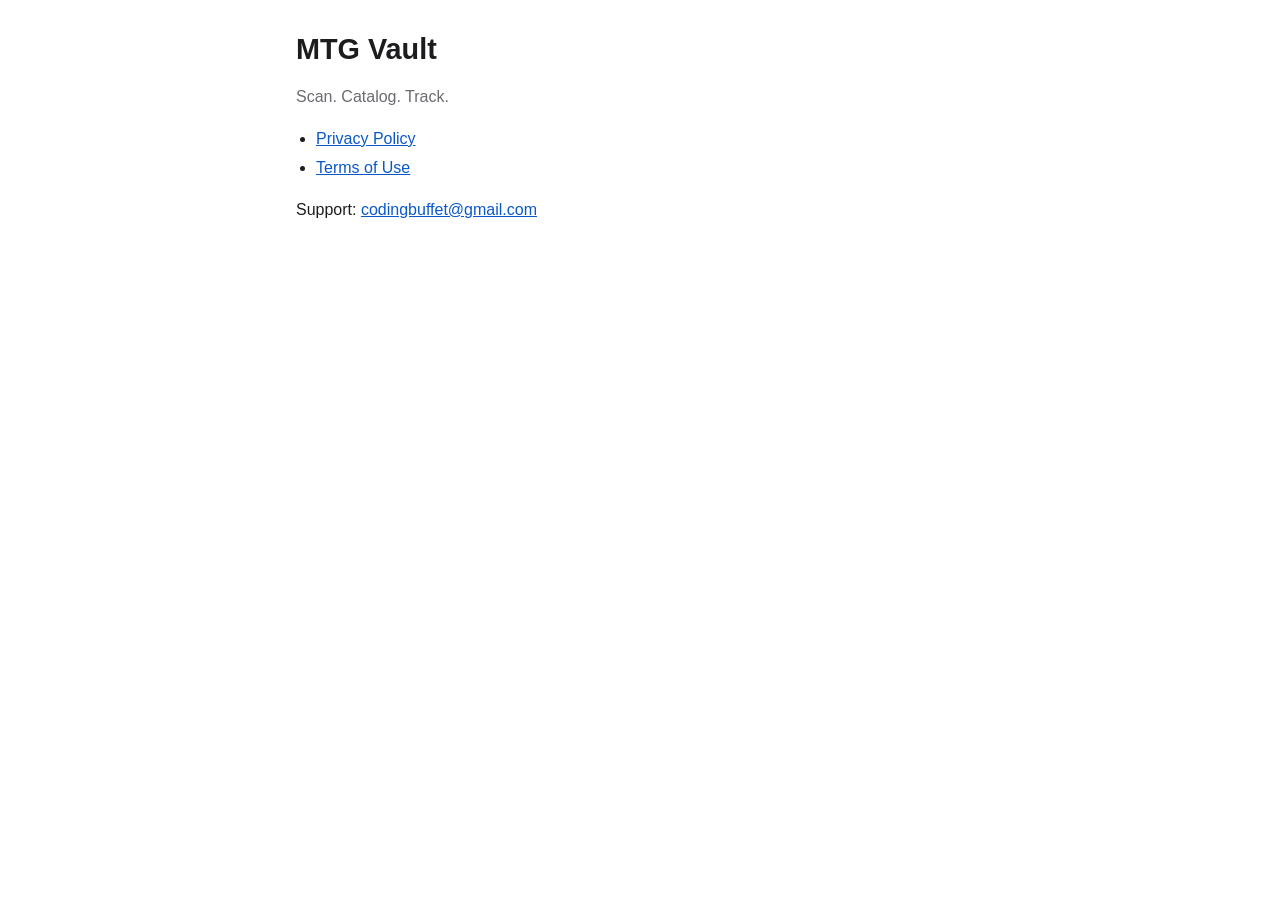
<file: index.html>
<!doctype html>
<html lang="en">
<head>
<meta charset="utf-8">
<meta name="viewport" content="width=device-width, initial-scale=1">
<title>MTG Vault Legal</title>
<link rel="stylesheet" href="style.css">
</head>
<body>
<main>
<h1>MTG Vault</h1>
<p class="meta">Scan. Catalog. Track.</p>
<ul>
  <li><a href="privacy.html">Privacy Policy</a></li>
  <li><a href="terms.html">Terms of Use</a></li>
</ul>
<p>Support: <a href="mailto:codingbuffet@gmail.com">codingbuffet@gmail.com</a></p>
</main>
</body>
</html>
</file>
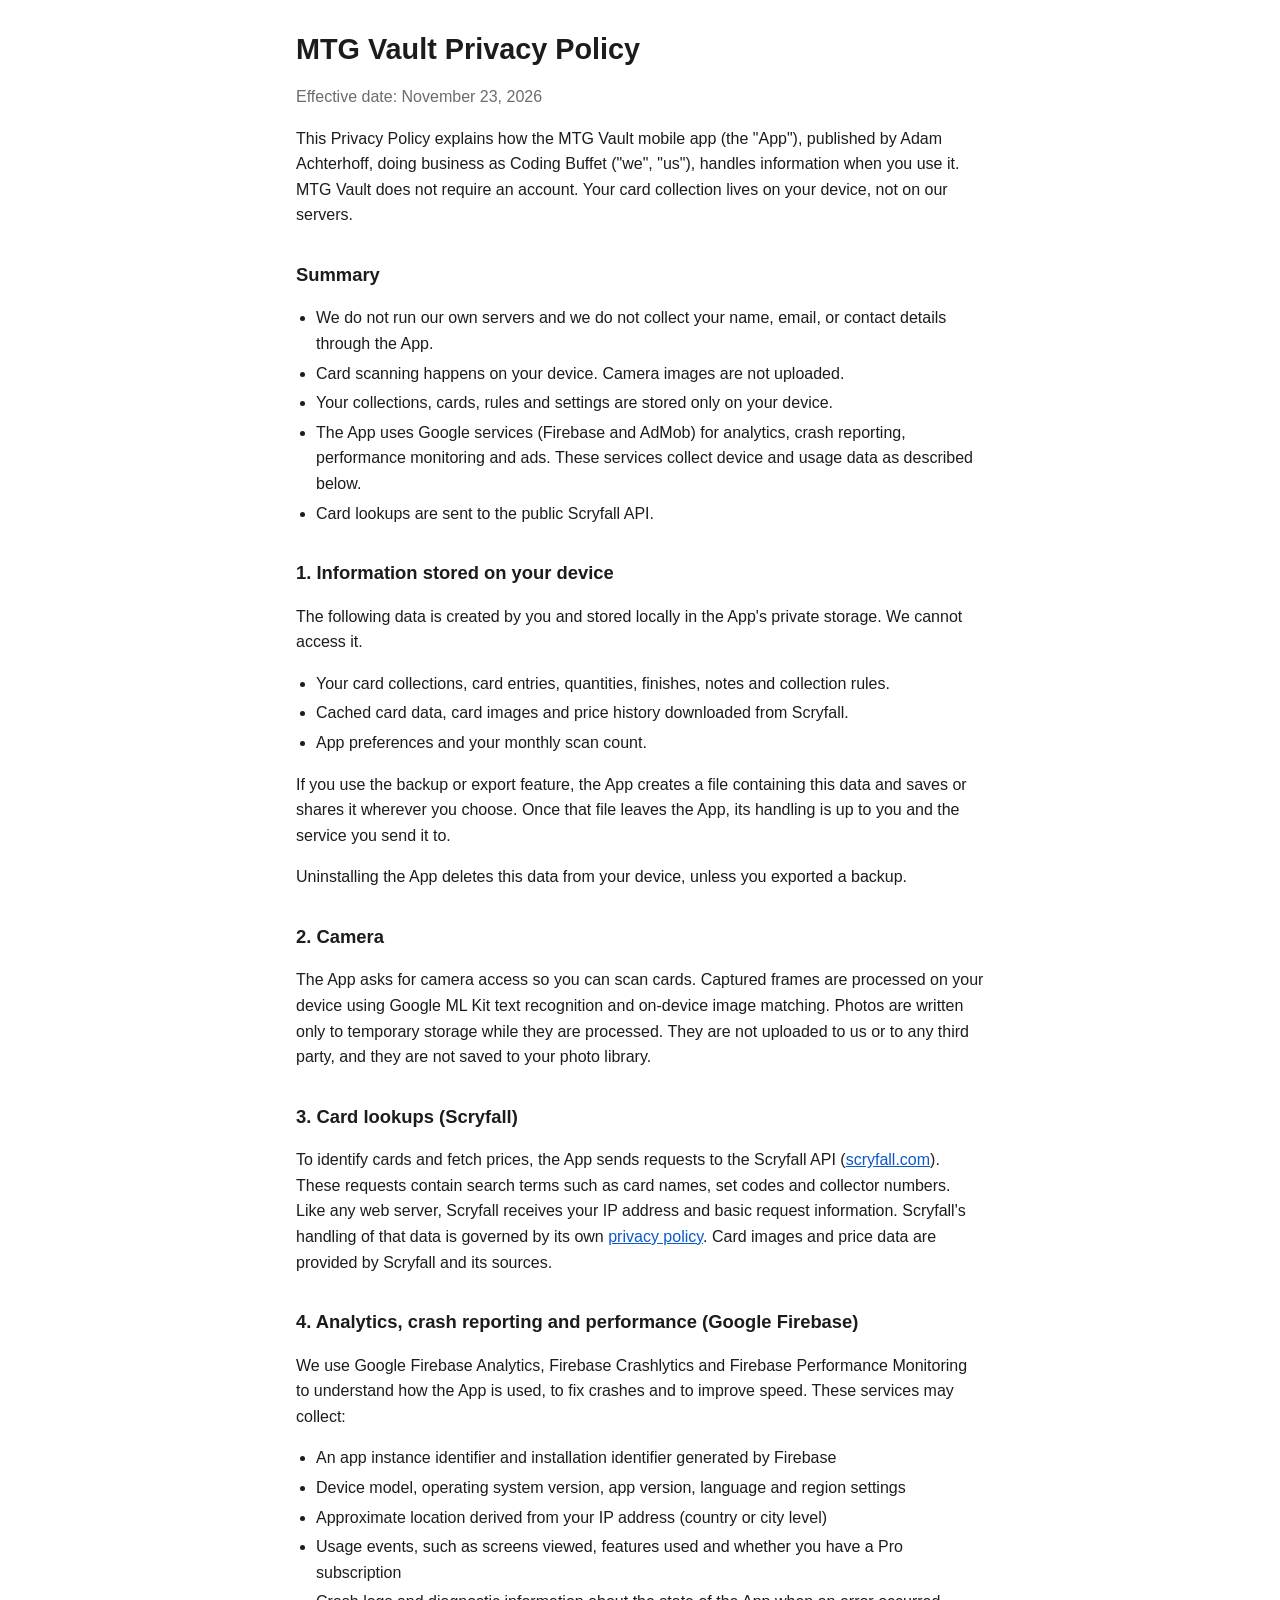
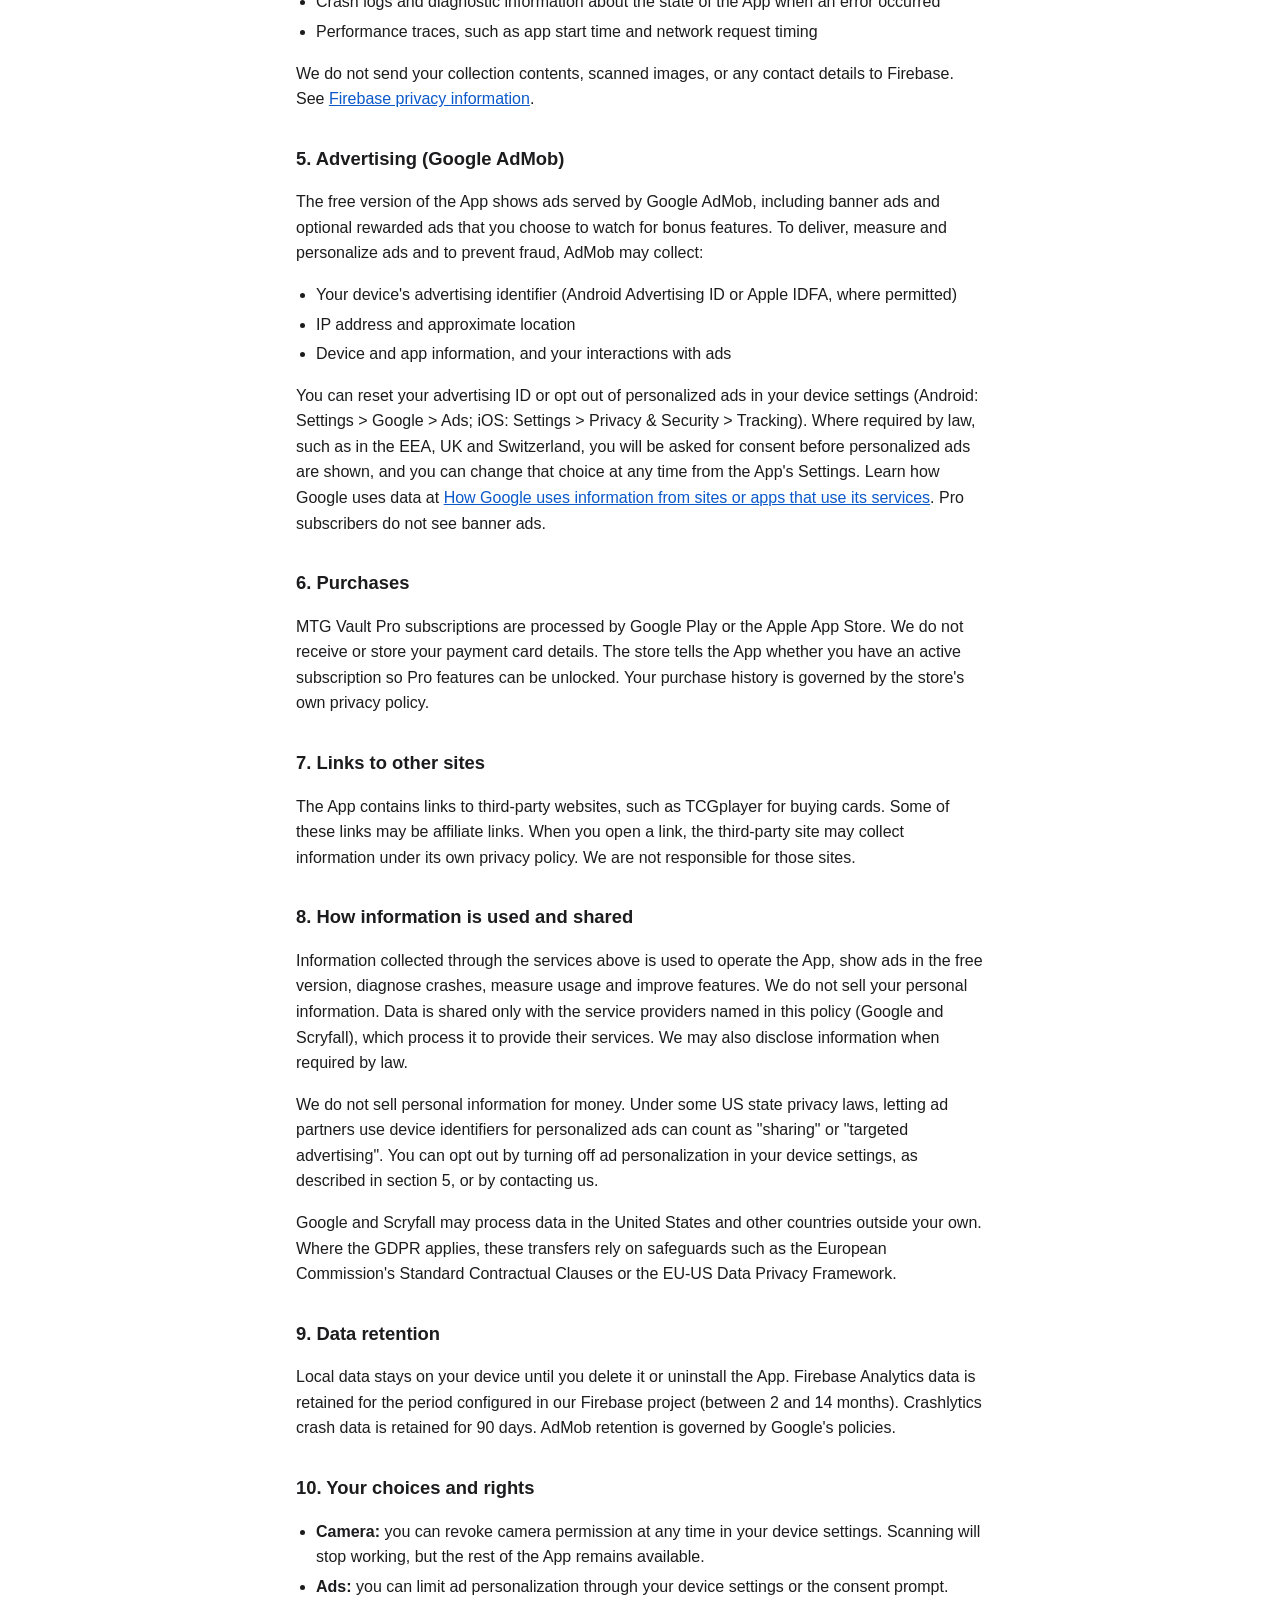
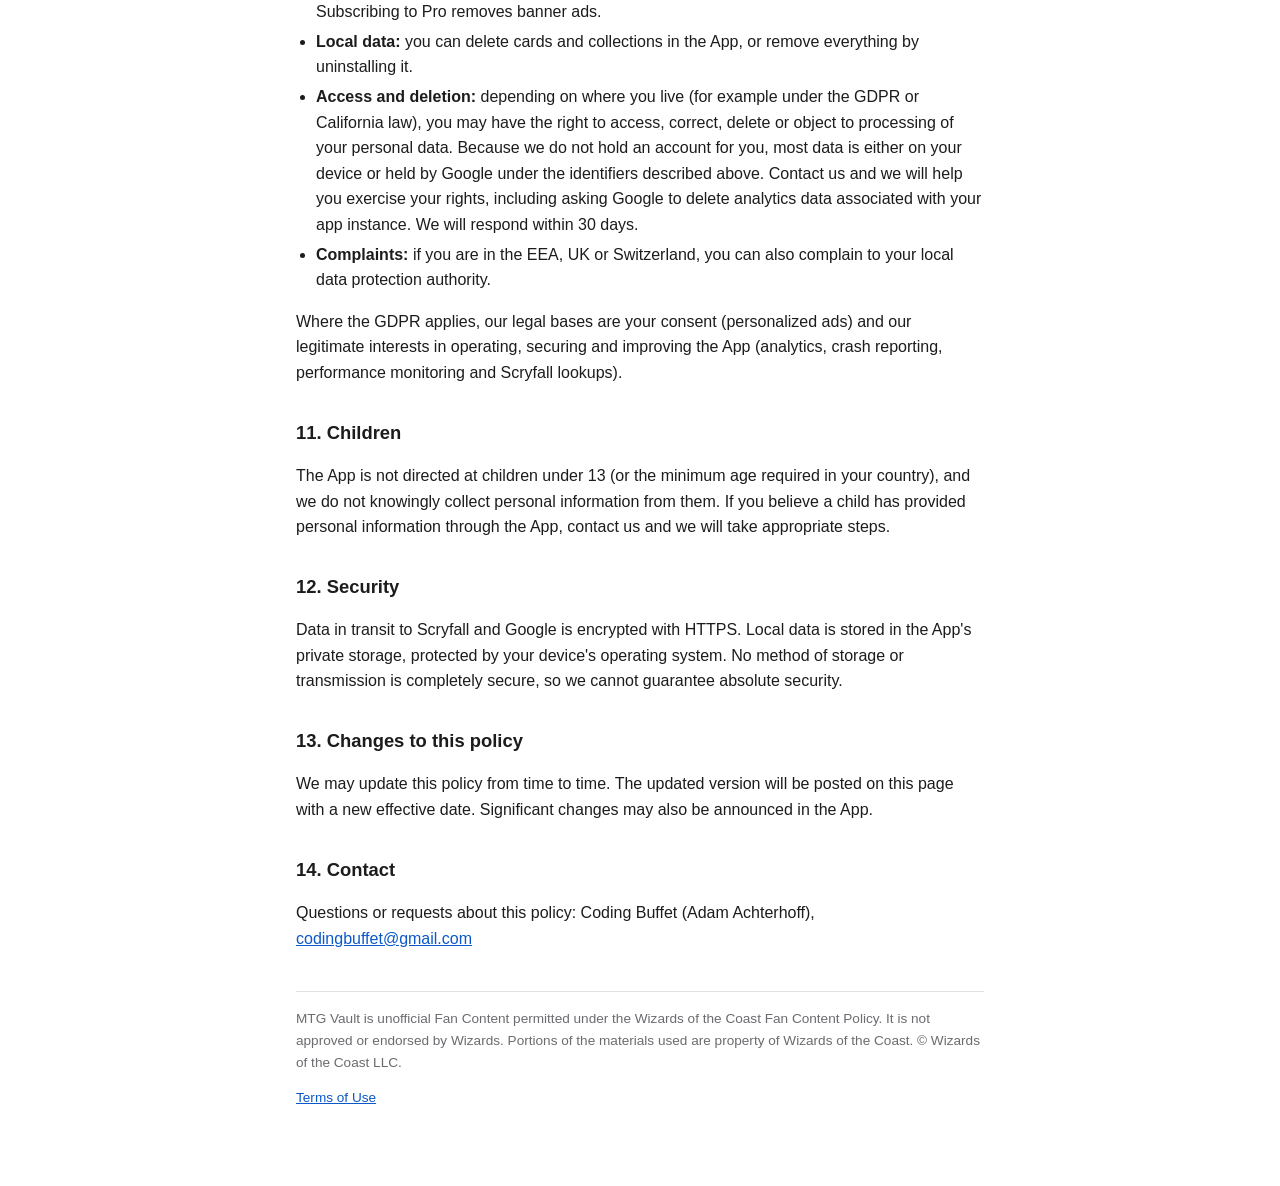
<file: privacy.html>
<!doctype html>
<html lang="en">
<head>
<meta charset="utf-8">
<meta name="viewport" content="width=device-width, initial-scale=1">
<title>MTG Vault Privacy Policy</title>
<link rel="stylesheet" href="style.css">
</head>
<body>
<main>
<h1>MTG Vault Privacy Policy</h1>
<p class="meta">Effective date: November 23, 2026</p>

<p>This Privacy Policy explains how the MTG Vault mobile app (the "App"), published by Adam Achterhoff, doing business as Coding Buffet ("we", "us"), handles information when you use it. MTG Vault does not require an account. Your card collection lives on your device, not on our servers.</p>

<h2>Summary</h2>
<ul>
  <li>We do not run our own servers and we do not collect your name, email, or contact details through the App.</li>
  <li>Card scanning happens on your device. Camera images are not uploaded.</li>
  <li>Your collections, cards, rules and settings are stored only on your device.</li>
  <li>The App uses Google services (Firebase and AdMob) for analytics, crash reporting, performance monitoring and ads. These services collect device and usage data as described below.</li>
  <li>Card lookups are sent to the public Scryfall API.</li>
</ul>

<h2>1. Information stored on your device</h2>
<p>The following data is created by you and stored locally in the App's private storage. We cannot access it.</p>
<ul>
  <li>Your card collections, card entries, quantities, finishes, notes and collection rules.</li>
  <li>Cached card data, card images and price history downloaded from Scryfall.</li>
  <li>App preferences and your monthly scan count.</li>
</ul>
<p>If you use the backup or export feature, the App creates a file containing this data and saves or shares it wherever you choose. Once that file leaves the App, its handling is up to you and the service you send it to.</p>
<p>Uninstalling the App deletes this data from your device, unless you exported a backup.</p>

<h2>2. Camera</h2>
<p>The App asks for camera access so you can scan cards. Captured frames are processed on your device using Google ML Kit text recognition and on-device image matching. Photos are written only to temporary storage while they are processed. They are not uploaded to us or to any third party, and they are not saved to your photo library.</p>

<h2>3. Card lookups (Scryfall)</h2>
<p>To identify cards and fetch prices, the App sends requests to the Scryfall API (<a href="https://scryfall.com">scryfall.com</a>). These requests contain search terms such as card names, set codes and collector numbers. Like any web server, Scryfall receives your IP address and basic request information. Scryfall's handling of that data is governed by its own <a href="https://scryfall.com/docs/privacy">privacy policy</a>. Card images and price data are provided by Scryfall and its sources.</p>

<h2>4. Analytics, crash reporting and performance (Google Firebase)</h2>
<p>We use Google Firebase Analytics, Firebase Crashlytics and Firebase Performance Monitoring to understand how the App is used, to fix crashes and to improve speed. These services may collect:</p>
<ul>
  <li>An app instance identifier and installation identifier generated by Firebase</li>
  <li>Device model, operating system version, app version, language and region settings</li>
  <li>Approximate location derived from your IP address (country or city level)</li>
  <li>Usage events, such as screens viewed, features used and whether you have a Pro subscription</li>
  <li>Crash logs and diagnostic information about the state of the App when an error occurred</li>
  <li>Performance traces, such as app start time and network request timing</li>
</ul>
<p>We do not send your collection contents, scanned images, or any contact details to Firebase. See <a href="https://firebase.google.com/support/privacy">Firebase privacy information</a>.</p>

<h2>5. Advertising (Google AdMob)</h2>
<p>The free version of the App shows ads served by Google AdMob, including banner ads and optional rewarded ads that you choose to watch for bonus features. To deliver, measure and personalize ads and to prevent fraud, AdMob may collect:</p>
<ul>
  <li>Your device's advertising identifier (Android Advertising ID or Apple IDFA, where permitted)</li>
  <li>IP address and approximate location</li>
  <li>Device and app information, and your interactions with ads</li>
</ul>
<p>You can reset your advertising ID or opt out of personalized ads in your device settings (Android: Settings &gt; Google &gt; Ads; iOS: Settings &gt; Privacy &amp; Security &gt; Tracking). Where required by law, such as in the EEA, UK and Switzerland, you will be asked for consent before personalized ads are shown, and you can change that choice at any time from the App's Settings. Learn how Google uses data at <a href="https://policies.google.com/technologies/partner-sites">How Google uses information from sites or apps that use its services</a>. Pro subscribers do not see banner ads.</p>

<h2>6. Purchases</h2>
<p>MTG Vault Pro subscriptions are processed by Google Play or the Apple App Store. We do not receive or store your payment card details. The store tells the App whether you have an active subscription so Pro features can be unlocked. Your purchase history is governed by the store's own privacy policy.</p>

<h2>7. Links to other sites</h2>
<p>The App contains links to third-party websites, such as TCGplayer for buying cards. Some of these links may be affiliate links. When you open a link, the third-party site may collect information under its own privacy policy. We are not responsible for those sites.</p>

<h2>8. How information is used and shared</h2>
<p>Information collected through the services above is used to operate the App, show ads in the free version, diagnose crashes, measure usage and improve features. We do not sell your personal information. Data is shared only with the service providers named in this policy (Google and Scryfall), which process it to provide their services. We may also disclose information when required by law.</p>
<p>We do not sell personal information for money. Under some US state privacy laws, letting ad partners use device identifiers for personalized ads can count as "sharing" or "targeted advertising". You can opt out by turning off ad personalization in your device settings, as described in section 5, or by contacting us.</p>
<p>Google and Scryfall may process data in the United States and other countries outside your own. Where the GDPR applies, these transfers rely on safeguards such as the European Commission's Standard Contractual Clauses or the EU-US Data Privacy Framework.</p>

<h2>9. Data retention</h2>
<p>Local data stays on your device until you delete it or uninstall the App. Firebase Analytics data is retained for the period configured in our Firebase project (between 2 and 14 months). Crashlytics crash data is retained for 90 days. AdMob retention is governed by Google's policies.</p>

<h2>10. Your choices and rights</h2>
<ul>
  <li><strong>Camera:</strong> you can revoke camera permission at any time in your device settings. Scanning will stop working, but the rest of the App remains available.</li>
  <li><strong>Ads:</strong> you can limit ad personalization through your device settings or the consent prompt. Subscribing to Pro removes banner ads.</li>
  <li><strong>Local data:</strong> you can delete cards and collections in the App, or remove everything by uninstalling it.</li>
  <li><strong>Access and deletion:</strong> depending on where you live (for example under the GDPR or California law), you may have the right to access, correct, delete or object to processing of your personal data. Because we do not hold an account for you, most data is either on your device or held by Google under the identifiers described above. Contact us and we will help you exercise your rights, including asking Google to delete analytics data associated with your app instance. We will respond within 30 days.</li>
  <li><strong>Complaints:</strong> if you are in the EEA, UK or Switzerland, you can also complain to your local data protection authority.</li>
</ul>
<p>Where the GDPR applies, our legal bases are your consent (personalized ads) and our legitimate interests in operating, securing and improving the App (analytics, crash reporting, performance monitoring and Scryfall lookups).</p>

<h2>11. Children</h2>
<p>The App is not directed at children under 13 (or the minimum age required in your country), and we do not knowingly collect personal information from them. If you believe a child has provided personal information through the App, contact us and we will take appropriate steps.</p>

<h2>12. Security</h2>
<p>Data in transit to Scryfall and Google is encrypted with HTTPS. Local data is stored in the App's private storage, protected by your device's operating system. No method of storage or transmission is completely secure, so we cannot guarantee absolute security.</p>

<h2>13. Changes to this policy</h2>
<p>We may update this policy from time to time. The updated version will be posted on this page with a new effective date. Significant changes may also be announced in the App.</p>

<h2>14. Contact</h2>
<p>Questions or requests about this policy: Coding Buffet (Adam Achterhoff), <a href="mailto:codingbuffet@gmail.com">codingbuffet@gmail.com</a></p>

<hr>
<p class="small">MTG Vault is unofficial Fan Content permitted under the Wizards of the Coast Fan Content Policy. It is not approved or endorsed by Wizards. Portions of the materials used are property of Wizards of the Coast. &copy; Wizards of the Coast LLC.</p>
<p class="small"><a href="terms.html">Terms of Use</a></p>
</main>
</body>
</html>
</file>
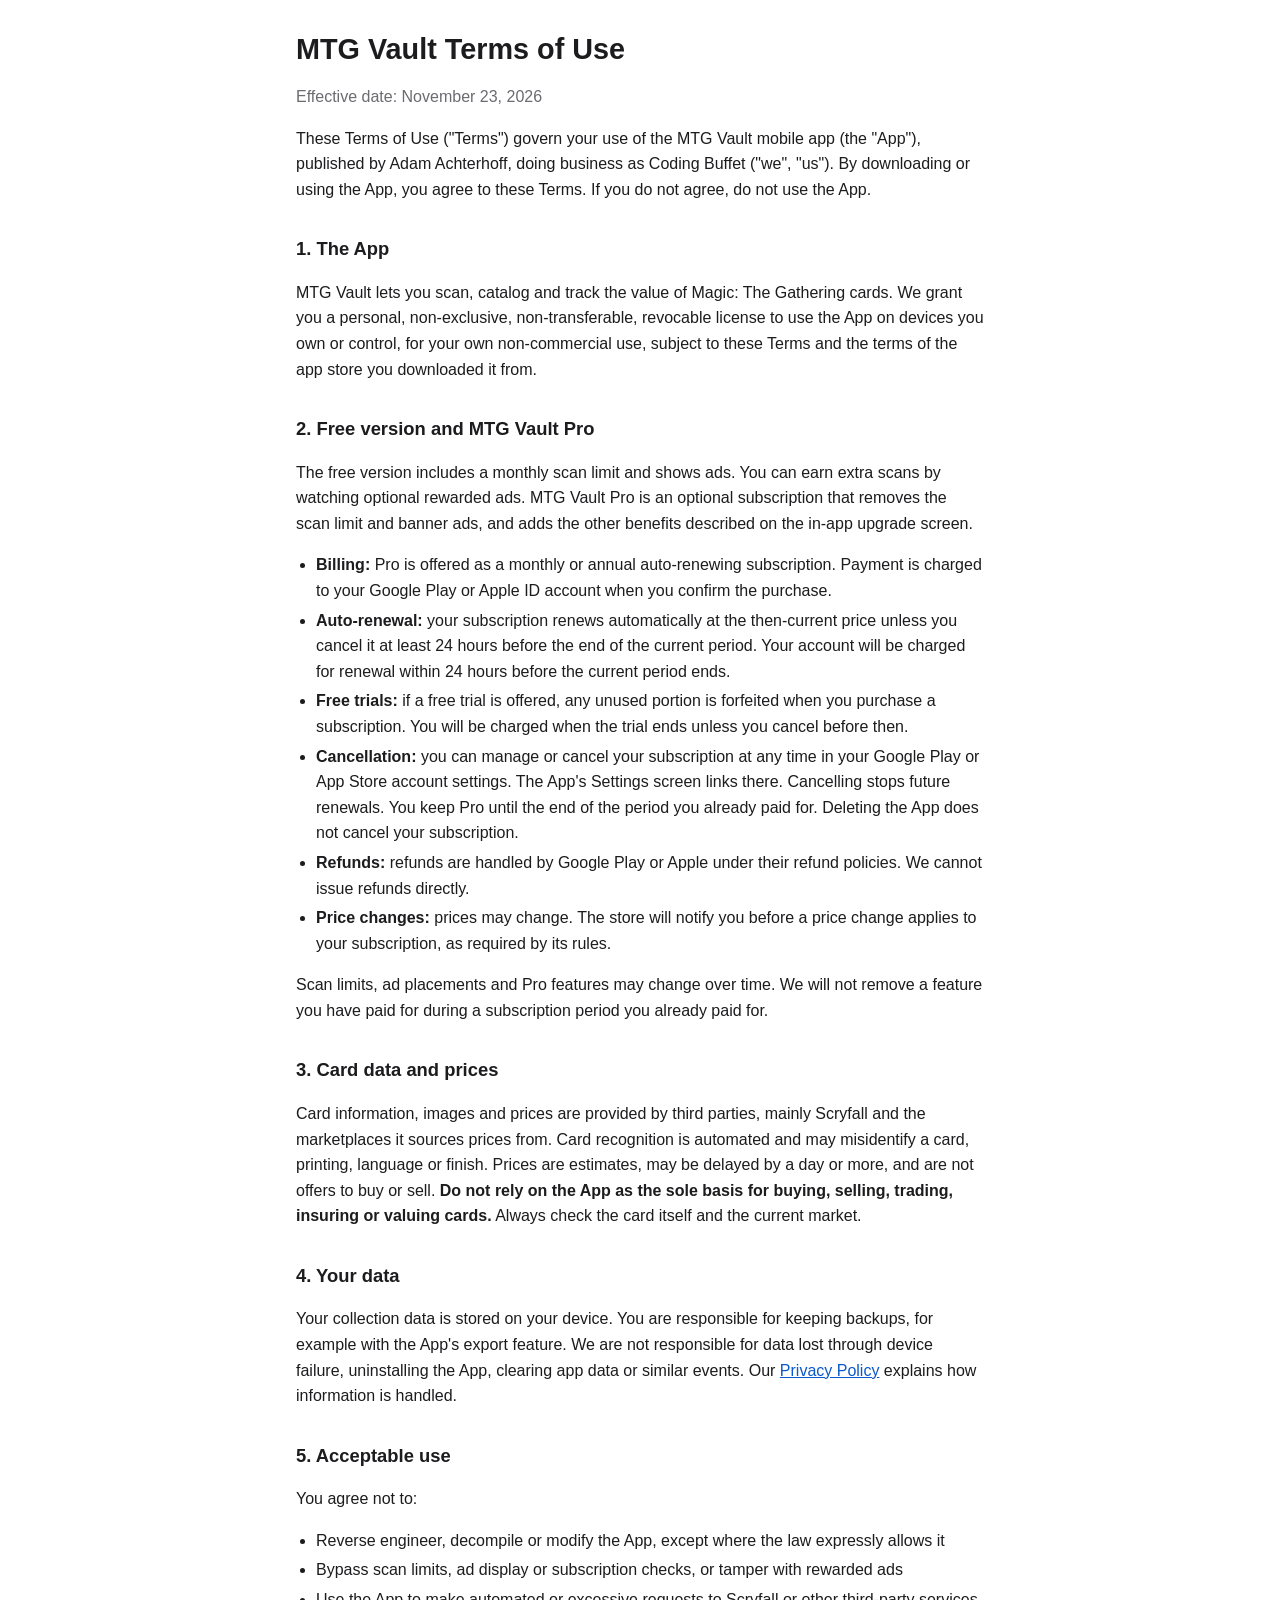
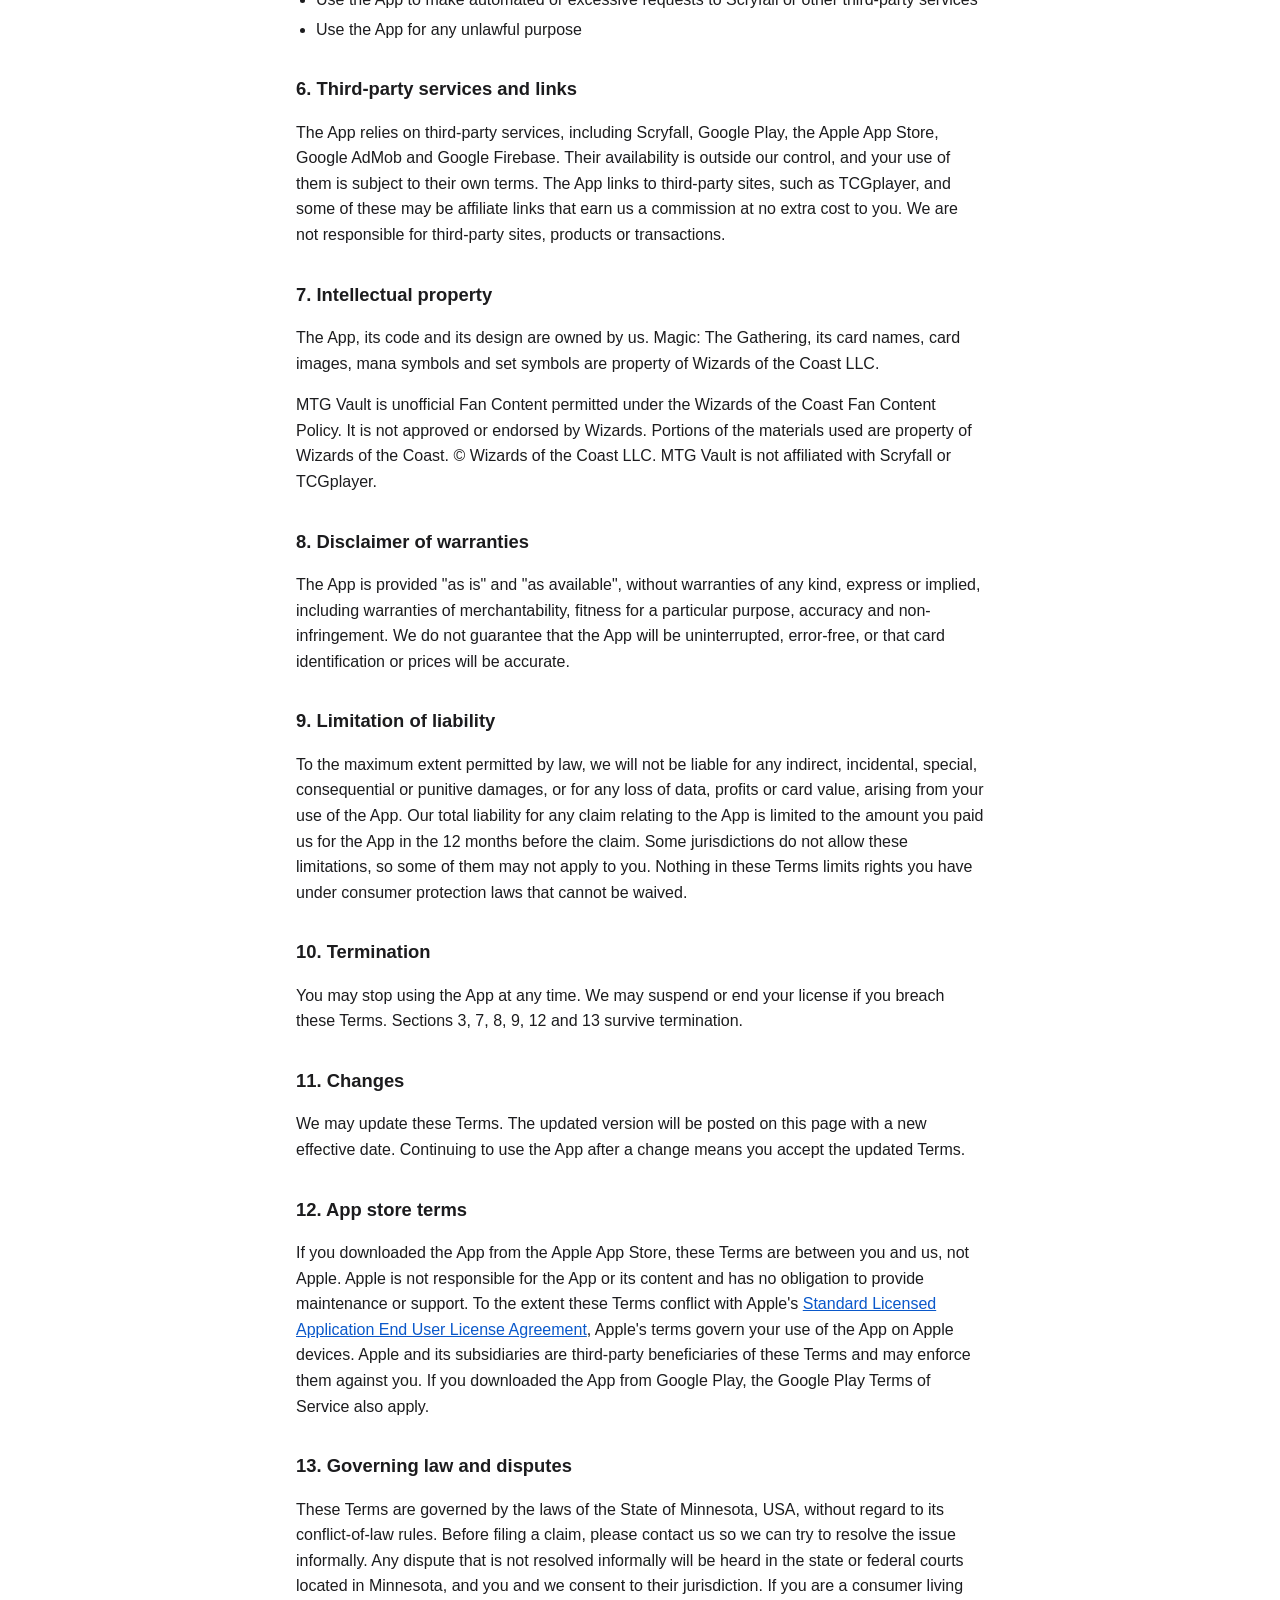
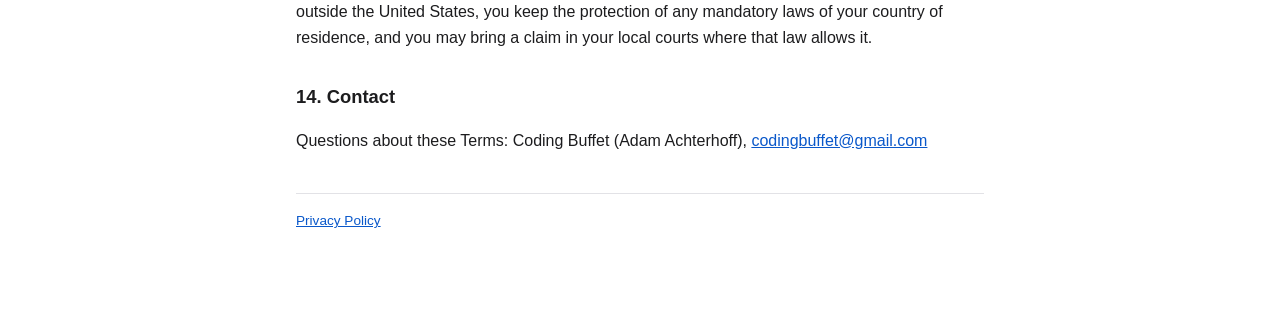
<file: terms.html>
<!doctype html>
<html lang="en">
<head>
<meta charset="utf-8">
<meta name="viewport" content="width=device-width, initial-scale=1">
<title>MTG Vault Terms of Use</title>
<link rel="stylesheet" href="style.css">
</head>
<body>
<main>
<h1>MTG Vault Terms of Use</h1>
<p class="meta">Effective date: November 23, 2026</p>

<p>These Terms of Use ("Terms") govern your use of the MTG Vault mobile app (the "App"), published by Adam Achterhoff, doing business as Coding Buffet ("we", "us"). By downloading or using the App, you agree to these Terms. If you do not agree, do not use the App.</p>

<h2>1. The App</h2>
<p>MTG Vault lets you scan, catalog and track the value of Magic: The Gathering cards. We grant you a personal, non-exclusive, non-transferable, revocable license to use the App on devices you own or control, for your own non-commercial use, subject to these Terms and the terms of the app store you downloaded it from.</p>

<h2>2. Free version and MTG Vault Pro</h2>
<p>The free version includes a monthly scan limit and shows ads. You can earn extra scans by watching optional rewarded ads. MTG Vault Pro is an optional subscription that removes the scan limit and banner ads, and adds the other benefits described on the in-app upgrade screen.</p>
<ul>
  <li><strong>Billing:</strong> Pro is offered as a monthly or annual auto-renewing subscription. Payment is charged to your Google Play or Apple ID account when you confirm the purchase.</li>
  <li><strong>Auto-renewal:</strong> your subscription renews automatically at the then-current price unless you cancel it at least 24 hours before the end of the current period. Your account will be charged for renewal within 24 hours before the current period ends.</li>
  <li><strong>Free trials:</strong> if a free trial is offered, any unused portion is forfeited when you purchase a subscription. You will be charged when the trial ends unless you cancel before then.</li>
  <li><strong>Cancellation:</strong> you can manage or cancel your subscription at any time in your Google Play or App Store account settings. The App's Settings screen links there. Cancelling stops future renewals. You keep Pro until the end of the period you already paid for. Deleting the App does not cancel your subscription.</li>
  <li><strong>Refunds:</strong> refunds are handled by Google Play or Apple under their refund policies. We cannot issue refunds directly.</li>
  <li><strong>Price changes:</strong> prices may change. The store will notify you before a price change applies to your subscription, as required by its rules.</li>
</ul>
<p>Scan limits, ad placements and Pro features may change over time. We will not remove a feature you have paid for during a subscription period you already paid for.</p>

<h2>3. Card data and prices</h2>
<p>Card information, images and prices are provided by third parties, mainly Scryfall and the marketplaces it sources prices from. Card recognition is automated and may misidentify a card, printing, language or finish. Prices are estimates, may be delayed by a day or more, and are not offers to buy or sell. <strong>Do not rely on the App as the sole basis for buying, selling, trading, insuring or valuing cards.</strong> Always check the card itself and the current market.</p>

<h2>4. Your data</h2>
<p>Your collection data is stored on your device. You are responsible for keeping backups, for example with the App's export feature. We are not responsible for data lost through device failure, uninstalling the App, clearing app data or similar events. Our <a href="privacy.html">Privacy Policy</a> explains how information is handled.</p>

<h2>5. Acceptable use</h2>
<p>You agree not to:</p>
<ul>
  <li>Reverse engineer, decompile or modify the App, except where the law expressly allows it</li>
  <li>Bypass scan limits, ad display or subscription checks, or tamper with rewarded ads</li>
  <li>Use the App to make automated or excessive requests to Scryfall or other third-party services</li>
  <li>Use the App for any unlawful purpose</li>
</ul>

<h2>6. Third-party services and links</h2>
<p>The App relies on third-party services, including Scryfall, Google Play, the Apple App Store, Google AdMob and Google Firebase. Their availability is outside our control, and your use of them is subject to their own terms. The App links to third-party sites, such as TCGplayer, and some of these may be affiliate links that earn us a commission at no extra cost to you. We are not responsible for third-party sites, products or transactions.</p>

<h2>7. Intellectual property</h2>
<p>The App, its code and its design are owned by us. Magic: The Gathering, its card names, card images, mana symbols and set symbols are property of Wizards of the Coast LLC.</p>
<p>MTG Vault is unofficial Fan Content permitted under the Wizards of the Coast Fan Content Policy. It is not approved or endorsed by Wizards. Portions of the materials used are property of Wizards of the Coast. &copy; Wizards of the Coast LLC. MTG Vault is not affiliated with Scryfall or TCGplayer.</p>

<h2>8. Disclaimer of warranties</h2>
<p>The App is provided "as is" and "as available", without warranties of any kind, express or implied, including warranties of merchantability, fitness for a particular purpose, accuracy and non-infringement. We do not guarantee that the App will be uninterrupted, error-free, or that card identification or prices will be accurate.</p>

<h2>9. Limitation of liability</h2>
<p>To the maximum extent permitted by law, we will not be liable for any indirect, incidental, special, consequential or punitive damages, or for any loss of data, profits or card value, arising from your use of the App. Our total liability for any claim relating to the App is limited to the amount you paid us for the App in the 12 months before the claim. Some jurisdictions do not allow these limitations, so some of them may not apply to you. Nothing in these Terms limits rights you have under consumer protection laws that cannot be waived.</p>

<h2>10. Termination</h2>
<p>You may stop using the App at any time. We may suspend or end your license if you breach these Terms. Sections 3, 7, 8, 9, 12 and 13 survive termination.</p>

<h2>11. Changes</h2>
<p>We may update these Terms. The updated version will be posted on this page with a new effective date. Continuing to use the App after a change means you accept the updated Terms.</p>

<h2>12. App store terms</h2>
<p>If you downloaded the App from the Apple App Store, these Terms are between you and us, not Apple. Apple is not responsible for the App or its content and has no obligation to provide maintenance or support. To the extent these Terms conflict with Apple's <a href="https://www.apple.com/legal/internet-services/itunes/dev/stdeula/">Standard Licensed Application End User License Agreement</a>, Apple's terms govern your use of the App on Apple devices. Apple and its subsidiaries are third-party beneficiaries of these Terms and may enforce them against you. If you downloaded the App from Google Play, the Google Play Terms of Service also apply.</p>

<h2>13. Governing law and disputes</h2>
<p>These Terms are governed by the laws of the State of Minnesota, USA, without regard to its conflict-of-law rules. Before filing a claim, please contact us so we can try to resolve the issue informally. Any dispute that is not resolved informally will be heard in the state or federal courts located in Minnesota, and you and we consent to their jurisdiction. If you are a consumer living outside the United States, you keep the protection of any mandatory laws of your country of residence, and you may bring a claim in your local courts where that law allows it.</p>

<h2>14. Contact</h2>
<p>Questions about these Terms: Coding Buffet (Adam Achterhoff), <a href="mailto:codingbuffet@gmail.com">codingbuffet@gmail.com</a></p>

<hr>
<p class="small"><a href="privacy.html">Privacy Policy</a></p>
</main>
</body>
</html>
</file>
<file: style.css>
:root {
  --bg: #ffffff;
  --text: #1c1c1e;
  --muted: #6b6b70;
  --link: #0a58ca;
  --rule: #e2e2e6;
}
@media (prefers-color-scheme: dark) {
  :root {
    --bg: #121214;
    --text: #e8e8ea;
    --muted: #9a9aa0;
    --link: #7fb0ff;
    --rule: #2c2c30;
  }
}
* { box-sizing: border-box; }
body {
  margin: 0;
  background: var(--bg);
  color: var(--text);
  font: 16px/1.6 -apple-system, BlinkMacSystemFont, "Segoe UI", Roboto, sans-serif;
}
main { max-width: 720px; margin: 0 auto; padding: 32px 16px 64px; }
h1 { font-size: 1.8rem; line-height: 1.25; margin: 0 0 4px; }
h2 { font-size: 1.15rem; margin: 32px 0 8px; }
.meta, .small { color: var(--muted); }
.small { font-size: 0.85rem; }
a { color: var(--link); }
ul { padding-left: 1.25rem; }
li { margin: 4px 0; }
hr { border: 0; border-top: 1px solid var(--rule); margin: 40px 0 16px; }
</file>
